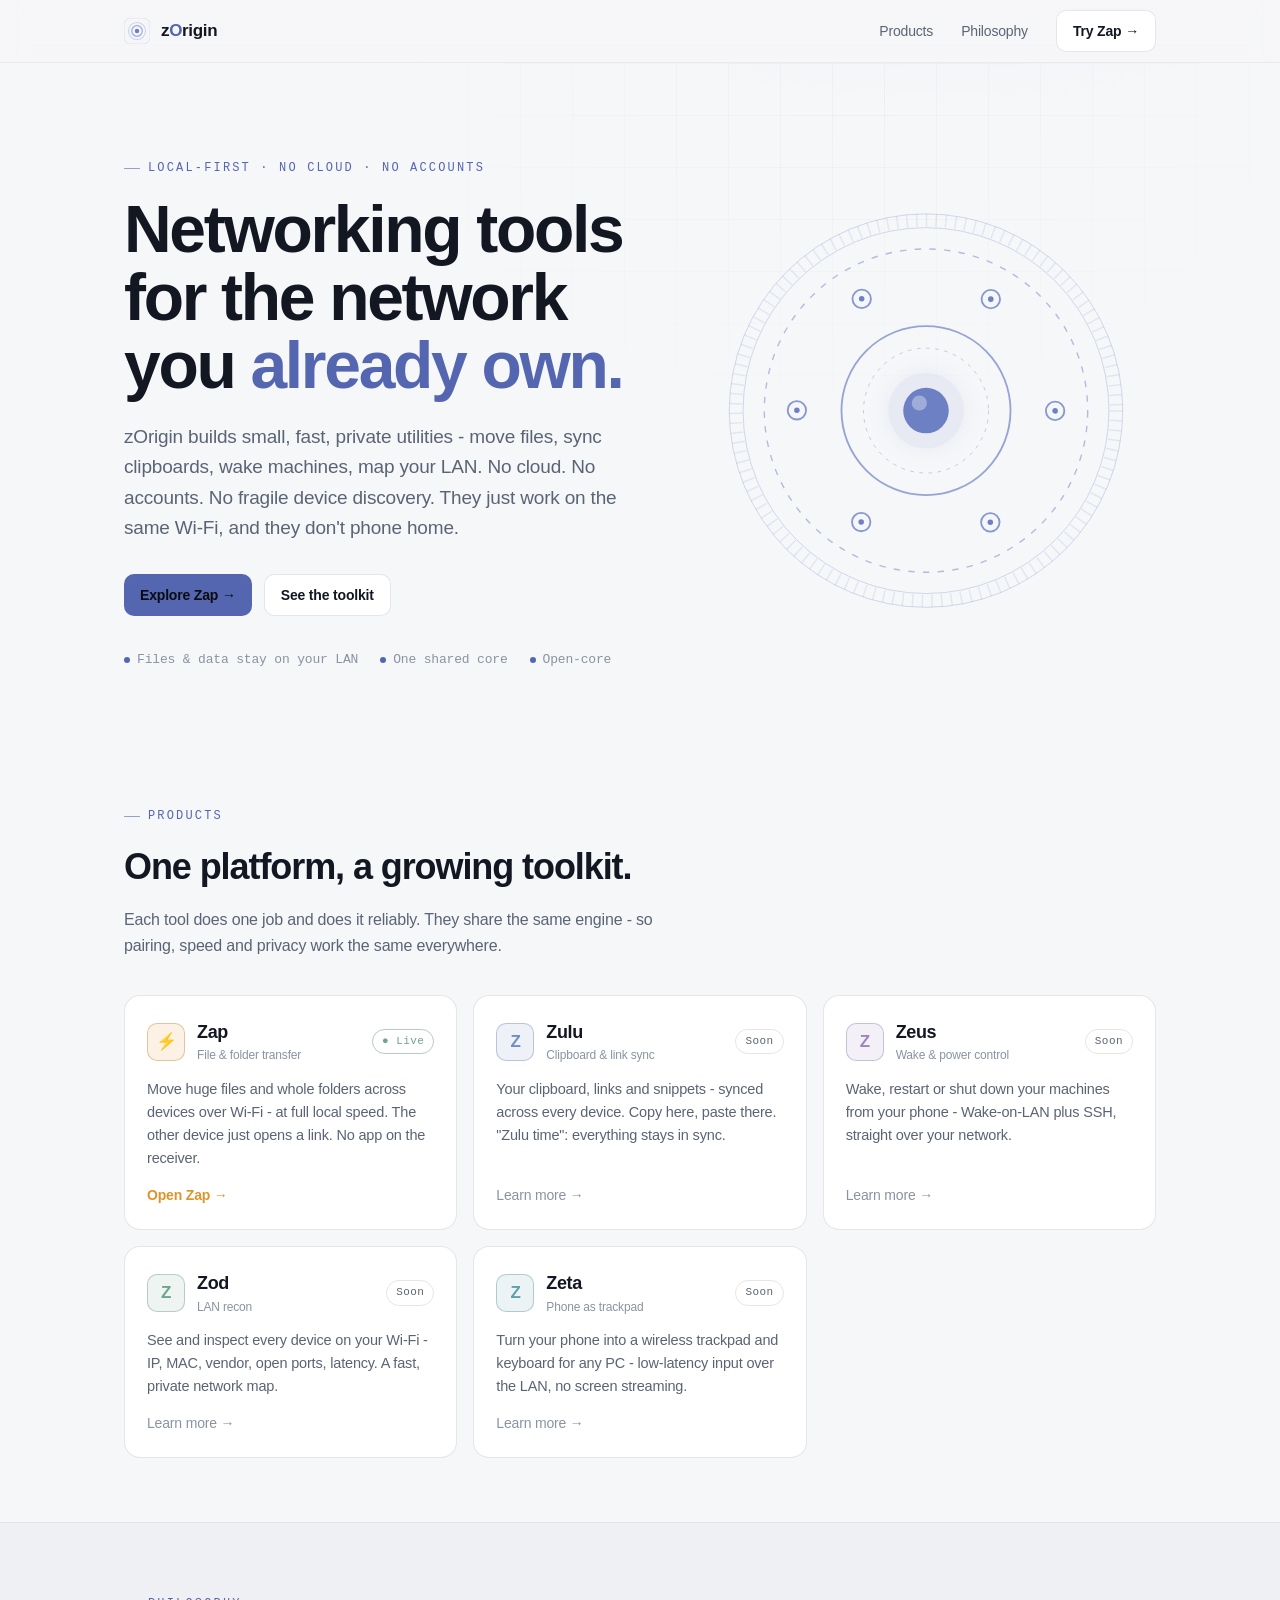
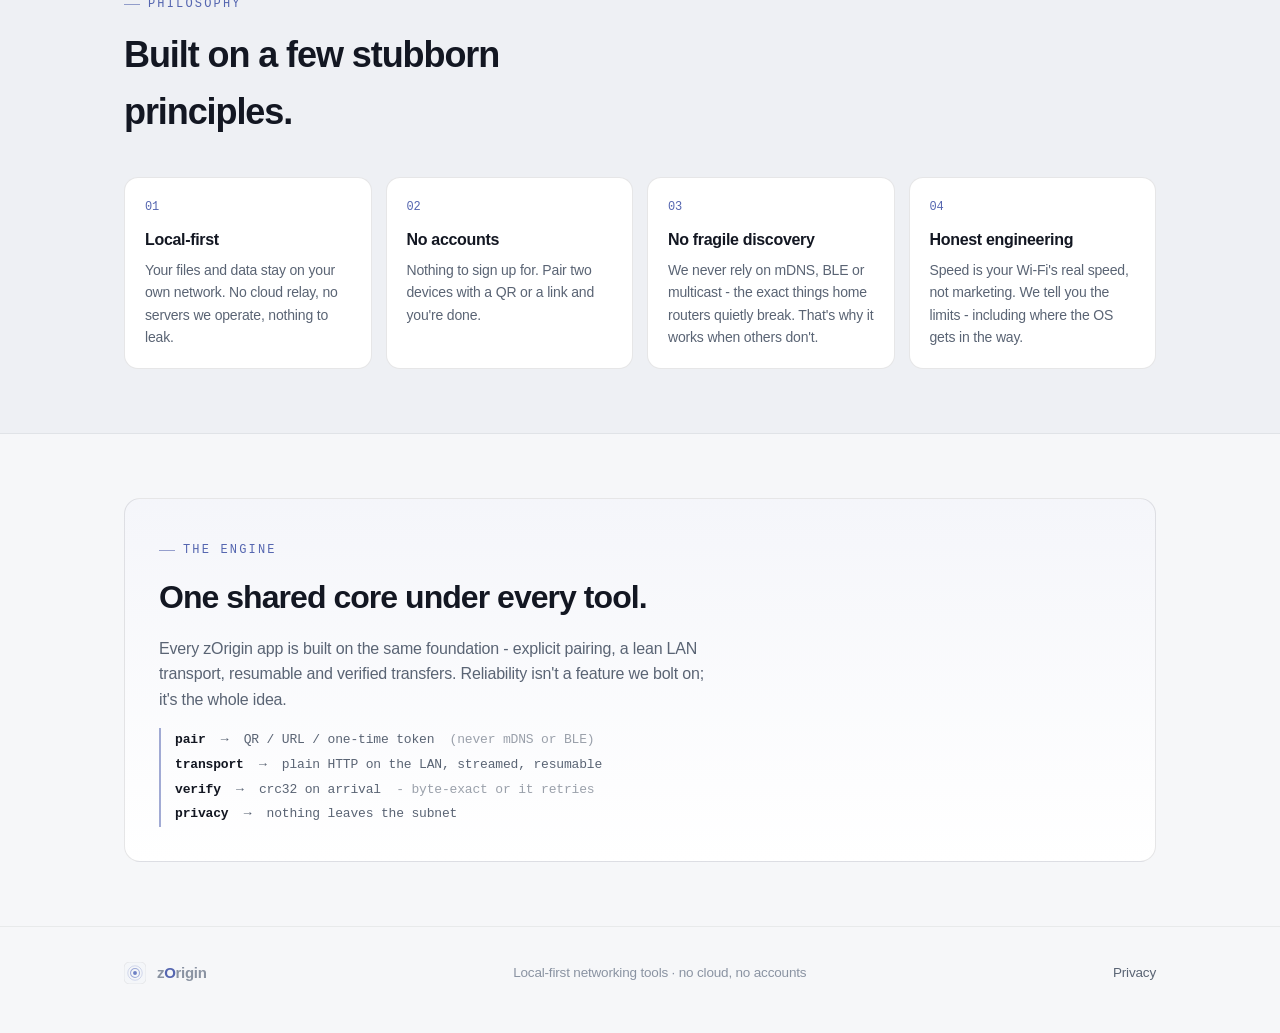
<file: site/index.html>
<!doctype html>
<html lang="en">
<head>
<meta charset="utf-8">
<meta name="viewport" content="width=device-width, initial-scale=1">
<title>zOrigin - local-first networking tools</title>
<meta name="description" content="zOrigin builds small, fast, private networking utilities - file transfer, clipboard sync, wake-on-LAN, LAN recon. No cloud, no accounts, no fragile discovery. They just work on the same Wi-Fi.">
<link rel="icon" type="image/svg+xml" href="favicon.svg">
<link rel="apple-touch-icon" href="apple-touch-icon.png">
<meta name="theme-color" content="#0a0c11">
<script>if(!matchMedia('(prefers-reduced-motion:reduce)').matches)document.documentElement.classList.add('anim');</script>
<style>
  :root {
    --bg:#0a0c11; --bg2:#0e1118; --panel:#12151d; --panel2:#171b25;
    --line:rgba(255,255,255,.09); --line-2:rgba(255,255,255,.055);
    --text:#e9ebf0; --muted:#8b93a1; --dim:#5c6472;
    --accent:#6d80c4; --accent-2:#6d80c4;
    --amber:#e0932a; --z-zulu:#6f8fc4; --z-zeus:#9d86bf; --z-zod:#6ea589; --z-zeta:#5f9fac;
    --radius:16px;
  }
  @media (prefers-color-scheme: light) {
    :root {
      --bg:#f6f7f9; --bg2:#eef0f4; --panel:#ffffff; --panel2:#f4f6f9;
      --line:rgba(12,16,24,.10); --line-2:rgba(12,16,24,.06);
      --text:#131722; --muted:#5a6474; --dim:#8a93a2;
      --accent:#5566b0; --accent-2:#5566b0;
    }
  }
  * { box-sizing:border-box; margin:0; padding:0; }
  html { scroll-behavior:smooth; }
  body {
    background:var(--bg); color:var(--text);
    font:16px/1.6 -apple-system,BlinkMacSystemFont,"Segoe UI",Inter,Roboto,Helvetica,Arial,sans-serif;
    -webkit-font-smoothing:antialiased; letter-spacing:-0.011em;
  }
  .mono { font-family:ui-monospace,"SF Mono",SFMono-Regular,Menlo,Consolas,monospace; }
  .wrap { max-width:1080px; margin:0 auto; padding:0 24px; }
  a { color:inherit; text-decoration:none; }
  .eyebrow {
    font-family:ui-monospace,"SF Mono",Menlo,monospace; font-size:12px; letter-spacing:.18em;
    text-transform:uppercase; color:var(--accent); display:inline-flex; gap:8px; align-items:center;
  }
  .eyebrow::before { content:""; width:16px; height:1px; background:var(--accent); opacity:.6; }

  /* ---- Nav ---- */
  nav {
    position:sticky; top:0; z-index:20; backdrop-filter:blur(12px);
    background:color-mix(in srgb, var(--bg) 78%, transparent);
    border-bottom:1px solid var(--line-2);
  }
  .nav-in { display:flex; align-items:center; justify-content:space-between; height:62px; }
  .brand { display:flex; align-items:center; gap:11px; font-weight:600; font-size:17px; letter-spacing:-0.02em; }
  .brand .mk { width:26px; height:26px; flex:none; }
  .brand b { font-weight:700; color:var(--accent); }
  .nav-links { display:flex; align-items:center; gap:28px; font-size:14px; color:var(--muted); }
  .nav-links a:hover { color:var(--text); }
  .btn {
    display:inline-flex; align-items:center; gap:8px; font-size:14px; font-weight:560;
    padding:9px 16px; border-radius:10px; border:1px solid var(--line);
    background:var(--panel); color:var(--text); transition:.15s;
  }
  .btn:hover { border-color:color-mix(in srgb, var(--accent) 55%, var(--line)); transform:translateY(-1px); }
  .btn-primary { background:var(--accent); border:none; color:#0a0c11; font-weight:640; }
  @media (max-width:640px){ .nav-links .hide-sm{ display:none; } }

  /* ---- Hero ---- */
  .hero { position:relative; padding:88px 0 64px; overflow:hidden; }
  .hero::before {
    content:""; position:absolute; inset:-40% 0 auto 0; height:600px; z-index:-1;
    background:radial-gradient(760px 440px at 74% 0%, color-mix(in srgb, var(--accent) 8%, transparent), transparent 72%);
  }
  .hero::after {
    content:""; position:absolute; inset:0; z-index:-1; opacity:.5;
    background-image:linear-gradient(var(--line-2) 1px, transparent 1px), linear-gradient(90deg, var(--line-2) 1px, transparent 1px);
    background-size:52px 52px;
    -webkit-mask-image:radial-gradient(760px 520px at 66% 6%, #000 0%, transparent 72%);
            mask-image:radial-gradient(760px 520px at 66% 6%, #000 0%, transparent 72%);
  }
  .hero-grid { display:grid; grid-template-columns:1fr minmax(360px,460px); gap:44px; align-items:center; }
  h1 { font-size:clamp(38px,6.4vw,66px); line-height:1.03; letter-spacing:-0.035em; font-weight:680; max-width:15ch; margin:18px 0 0; }
  h1 .grad { color:var(--accent); }
  .lede { color:var(--muted); font-size:clamp(16px,2.1vw,19px); max-width:56ch; margin:22px 0 0; }
  .cta { display:flex; flex-wrap:wrap; gap:12px; margin-top:30px; }
  .meta-row { display:flex; flex-wrap:wrap; gap:8px 22px; margin-top:34px; color:var(--dim); font-size:13px; }
  .meta-row span { display:inline-flex; align-items:center; gap:7px; }
  .dot { width:6px; height:6px; border-radius:50%; background:var(--accent); }

  /* ---- Hero assembly (animated) ---- */
  .hero-visual { display:flex; justify-content:center; }
  #assembly { width:100%; max-width:480px; height:auto; overflow:visible; transform-origin:center; }
  #assembly g { transform-box:fill-box; transform-origin:center; }
  @media (max-width:900px){
    .hero { padding:64px 0 48px; }
    .hero-grid { grid-template-columns:1fr; gap:26px; }
    #assembly { max-width:340px; }
  }

  /* ---- Section head ---- */
  section { padding:64px 0; }
  .sec-head { max-width:60ch; margin-bottom:36px; }
  .sec-head h2 { font-size:clamp(26px,3.6vw,36px); letter-spacing:-0.03em; font-weight:660; margin:12px 0 0; }
  .sec-head p { color:var(--muted); margin-top:12px; }

  /* ---- Products ---- */
  .grid { display:grid; grid-template-columns:repeat(auto-fit,minmax(280px,1fr)); gap:16px; }
  .card {
    position:relative; border:1px solid var(--line); background:var(--panel); border-radius:var(--radius);
    padding:22px; display:flex; flex-direction:column; gap:12px; transition:.18s; overflow:hidden;
  }
  .card::before { content:""; position:absolute; inset:0 0 auto 0; height:2px; background:var(--c,var(--accent)); opacity:.0; transition:.18s; }
  .card:hover { border-color:color-mix(in srgb, var(--c,var(--accent)) 45%, var(--line)); transform:translateY(-3px); }
  .card:hover::before { opacity:.9; }
  .card.soon { opacity:.9; }
  .card-top { display:flex; align-items:center; gap:12px; }
  .mk-sq {
    width:38px; height:38px; border-radius:10px; flex:none; display:grid; place-items:center;
    font-weight:700; font-size:17px; letter-spacing:-0.03em; color:var(--c,var(--accent));
    background:color-mix(in srgb, var(--c,var(--accent)) 12%, var(--panel));
    border:1px solid color-mix(in srgb, var(--c,var(--accent)) 30%, var(--line));
  }
  .card h3 { font-size:18px; letter-spacing:-0.02em; font-weight:640; }
  .card .role { font-size:12px; color:var(--dim); }
  .card p { color:var(--muted); font-size:14.5px; flex:1; }
  .pill {
    font-family:ui-monospace,Menlo,monospace; font-size:11px; letter-spacing:.04em; padding:3px 9px; border-radius:999px;
    border:1px solid var(--line); color:var(--muted); white-space:nowrap;
  }
  .pill.live { color:var(--z-zod); border-color:color-mix(in srgb, var(--z-zod) 40%, var(--line)); }
  .pill.live::before { content:"● "; }
  .card-foot { display:flex; align-items:center; justify-content:space-between; margin-top:2px; }
  .card-link { font-size:14px; font-weight:560; color:var(--c,var(--accent)); display:inline-flex; gap:6px; align-items:center; }
  .card.soon .card-link { color:var(--dim); font-weight:500; }

  /* ---- Philosophy ---- */
  .band { background:var(--bg2); border-top:1px solid var(--line-2); border-bottom:1px solid var(--line-2); }
  .principles { display:grid; grid-template-columns:repeat(auto-fit,minmax(230px,1fr)); gap:14px; }
  .principle { border:1px solid var(--line); background:var(--panel); border-radius:14px; padding:20px; }
  .principle .n { font-family:ui-monospace,Menlo,monospace; font-size:12px; color:var(--accent); }
  .principle h4 { font-size:16px; margin:10px 0 6px; letter-spacing:-0.02em; }
  .principle p { color:var(--muted); font-size:14px; }

  /* ---- Engine ---- */
  .engine { border:1px solid var(--line); background:
      linear-gradient(180deg, color-mix(in srgb,var(--accent) 6%, var(--panel)), var(--panel));
      border-radius:var(--radius); padding:34px; }
  .engine .code { font-family:ui-monospace,Menlo,monospace; font-size:13px; color:var(--muted); margin-top:16px;
      border-left:2px solid color-mix(in srgb,var(--accent) 55%, transparent); padding-left:14px; line-height:1.9; }
  .engine .code b { color:var(--text); font-weight:600; }

  /* ---- Footer ---- */
  footer { border-top:1px solid var(--line-2); padding:34px 0 48px; color:var(--dim); font-size:13.5px; }
  .foot { display:flex; flex-wrap:wrap; align-items:center; justify-content:space-between; gap:14px; }
  .foot a { color:var(--muted); } .foot a:hover { color:var(--text); }

  /* ---- Entrance reveals (CSS transitions; only when JS + motion allowed) ---- */
  html.anim .anim-in,
  html.anim .reveal,
  html.anim .reveal[data-stagger] .r-child {
    opacity:0; transform:translateY(20px);
    transition:opacity .7s cubic-bezier(.2,.7,.2,1), transform .7s cubic-bezier(.2,.7,.2,1);
  }
  html.anim .anim-in.shown,
  html.anim .reveal.shown,
  html.anim .reveal[data-stagger] .r-child.shown { opacity:1; transform:none; }
  html.anim .reveal[data-stagger] { opacity:1; transform:none; } /* container shown; children stagger */
  html.anim #assembly { opacity:0; }
  @media (prefers-reduced-motion:reduce){
    html.anim .anim-in, html.anim .reveal, html.anim .reveal .r-child { opacity:1; transform:none; transition:none; }
  }
</style>
</head>
<body>

<nav>
  <div class="wrap nav-in">
    <a class="brand" href="/">
      <svg class="mk" viewBox="0 0 32 32"><defs><linearGradient id="b" x1="0" y1="0" x2="1" y2="1"><stop offset="0" stop-color="#6d80c4"/><stop offset="1" stop-color="#6d80c4"/></linearGradient></defs><rect width="32" height="32" rx="8" fill="var(--panel2)" stroke="var(--line)"/><circle cx="16" cy="16" r="10.5" fill="none" stroke="url(#b)" stroke-width="1.3" opacity=".3"/><circle cx="16" cy="16" r="6.5" fill="none" stroke="url(#b)" stroke-width="1.5" opacity=".65"/><circle cx="16" cy="16" r="2.8" fill="url(#b)"/></svg>
      <span>z<b>O</b>rigin</span>
    </a>
    <div class="nav-links">
      <a class="hide-sm" href="#products">Products</a>
      <a class="hide-sm" href="#philosophy">Philosophy</a>
      <a class="btn" href="/zap/">Try Zap →</a>
    </div>
  </div>
</nav>

<header class="hero">
  <div class="wrap hero-grid">
    <div class="hero-copy">
      <span class="eyebrow anim-in">Local-first · No cloud · No accounts</span>
      <h1 class="anim-in">Networking tools for the network you <span class="grad">already own.</span></h1>
      <p class="lede anim-in">zOrigin builds small, fast, private utilities - move files, sync clipboards,
        wake machines, map your LAN. No cloud. No accounts. No fragile device discovery. They just work
        on the same Wi-Fi, and they don't phone home.</p>
      <div class="cta anim-in">
        <a class="btn btn-primary" href="/zap/">Explore Zap →</a>
        <a class="btn" href="#products">See the toolkit</a>
      </div>
      <div class="meta-row mono anim-in">
        <span><i class="dot"></i> Files & data stay on your LAN</span>
        <span><i class="dot"></i> One shared core</span>
        <span><i class="dot"></i> Open-core</span>
      </div>
    </div>

    <div class="hero-visual">
      <svg id="assembly" viewBox="0 0 500 560" fill="none" aria-hidden="true">
        <defs>
          <linearGradient id="g" x1="0" y1="0" x2="1" y2="1">
            <stop offset="0" stop-color="#6d80c4"/><stop offset="1" stop-color="#6d80c4"/>
          </linearGradient>
          <filter id="glow" x="-70%" y="-70%" width="240%" height="240%">
            <feGaussianBlur stdDeviation="13" result="b"/><feMerge><feMergeNode in="b"/><feMergeNode in="SourceGraphic"/></feMerge>
          </filter>
        </defs>

        <g id="a-cross" stroke="url(#g)" stroke-width="1" opacity=".22">
          <line x1="36" y1="280" x2="464" y2="280"/>
          <line x1="250" y1="66" x2="250" y2="494"/>
        </g>

        <g id="a-bezel">
          <circle cx="250" cy="280" r="207" stroke="url(#g)" stroke-width="14" opacity=".14" stroke-dasharray="1.6 9"/>
          <circle cx="250" cy="280" r="214" stroke="url(#g)" stroke-width="1" opacity=".3"/>
          <circle cx="250" cy="280" r="199" stroke="url(#g)" stroke-width="1" opacity=".3"/>
        </g>

        <g id="a-dash">
          <circle cx="250" cy="280" r="176" stroke="url(#g)" stroke-width="1.5" opacity=".5" stroke-dasharray="7 9"/>
        </g>

        <g id="a-aperture" stroke="url(#g)">
          <g stroke-width="2" opacity=".8">
            <circle cx="390" cy="280" r="10" fill="var(--bg)"/>
            <circle cx="320" cy="401" r="10" fill="var(--bg)"/>
            <circle cx="180" cy="401" r="10" fill="var(--bg)"/>
            <circle cx="110" cy="280" r="10" fill="var(--bg)"/>
            <circle cx="180" cy="159" r="10" fill="var(--bg)"/>
            <circle cx="320" cy="159" r="10" fill="var(--bg)"/>
          </g>
          <g fill="url(#g)" stroke="none">
            <circle cx="390" cy="280" r="3"/><circle cx="320" cy="401" r="3"/><circle cx="180" cy="401" r="3"/>
            <circle cx="110" cy="280" r="3"/><circle cx="180" cy="159" r="3"/><circle cx="320" cy="159" r="3"/>
          </g>
        </g>

        <g id="a-ring">
          <circle cx="250" cy="280" r="92" stroke="url(#g)" stroke-width="2" opacity=".7"/>
          <circle cx="250" cy="280" r="68" stroke="url(#g)" stroke-width="1" opacity=".4" stroke-dasharray="4 6"/>
        </g>

        <g id="a-core">
          <circle cx="250" cy="280" r="40" fill="url(#g)" opacity=".10" filter="url(#glow)"/>
          <circle cx="250" cy="280" r="24" fill="url(#g)"/>
          <circle cx="243" cy="272" r="8" fill="#fff" opacity=".35"/>
        </g>
      </svg>
    </div>
  </div>
</header>

<section id="products">
  <div class="wrap">
    <div class="sec-head reveal">
      <span class="eyebrow">Products</span>
      <h2>One platform, a growing toolkit.</h2>
      <p>Each tool does one job and does it reliably. They share the same engine - so pairing,
        speed and privacy work the same everywhere.</p>
    </div>
    <div class="grid reveal" data-stagger>

      <a class="card r-child" href="/zap/" style="--c:var(--amber)">
        <div class="card-top">
          <div class="mk-sq">⚡</div>
          <div><h3>Zap</h3><div class="role">File & folder transfer</div></div>
          <span class="pill live" style="margin-left:auto">Live</span>
        </div>
        <p>Move huge files and whole folders across devices over Wi-Fi - at full local speed.
          The other device just opens a link. No app on the receiver.</p>
        <div class="card-foot"><span class="card-link">Open Zap →</span></div>
      </a>

      <a class="card soon r-child" href="/zulu/" style="--c:var(--z-zulu)">
        <div class="card-top">
          <div class="mk-sq">Z</div>
          <div><h3>Zulu</h3><div class="role">Clipboard & link sync</div></div>
          <span class="pill" style="margin-left:auto">Soon</span>
        </div>
        <p>Your clipboard, links and snippets - synced across every device. Copy here, paste there.
          "Zulu time": everything stays in sync.</p>
        <div class="card-foot"><span class="card-link">Learn more →</span></div>
      </a>

      <a class="card soon r-child" href="/zeus/" style="--c:var(--z-zeus)">
        <div class="card-top">
          <div class="mk-sq">Z</div>
          <div><h3>Zeus</h3><div class="role">Wake & power control</div></div>
          <span class="pill" style="margin-left:auto">Soon</span>
        </div>
        <p>Wake, restart or shut down your machines from your phone - Wake-on-LAN plus SSH,
          straight over your network.</p>
        <div class="card-foot"><span class="card-link">Learn more →</span></div>
      </a>

      <a class="card soon r-child" href="/zod/" style="--c:var(--z-zod)">
        <div class="card-top">
          <div class="mk-sq">Z</div>
          <div><h3>Zod</h3><div class="role">LAN recon</div></div>
          <span class="pill" style="margin-left:auto">Soon</span>
        </div>
        <p>See and inspect every device on your Wi-Fi - IP, MAC, vendor, open ports, latency.
          A fast, private network map.</p>
        <div class="card-foot"><span class="card-link">Learn more →</span></div>
      </a>

      <a class="card soon r-child" href="/zeta/" style="--c:var(--z-zeta)">
        <div class="card-top">
          <div class="mk-sq">Z</div>
          <div><h3>Zeta</h3><div class="role">Phone as trackpad</div></div>
          <span class="pill" style="margin-left:auto">Soon</span>
        </div>
        <p>Turn your phone into a wireless trackpad and keyboard for any PC - low-latency input
          over the LAN, no screen streaming.</p>
        <div class="card-foot"><span class="card-link">Learn more →</span></div>
      </a>

    </div>
  </div>
</section>

<section class="band" id="philosophy">
  <div class="wrap">
    <div class="sec-head reveal">
      <span class="eyebrow">Philosophy</span>
      <h2>Built on a few stubborn principles.</h2>
    </div>
    <div class="principles reveal" data-stagger>
      <div class="principle r-child"><div class="n">01</div><h4>Local-first</h4><p>Your files and data stay on your own network. No cloud relay, no servers we operate, nothing to leak.</p></div>
      <div class="principle r-child"><div class="n">02</div><h4>No accounts</h4><p>Nothing to sign up for. Pair two devices with a QR or a link and you're done.</p></div>
      <div class="principle r-child"><div class="n">03</div><h4>No fragile discovery</h4><p>We never rely on mDNS, BLE or multicast - the exact things home routers quietly break. That's why it works when others don't.</p></div>
      <div class="principle r-child"><div class="n">04</div><h4>Honest engineering</h4><p>Speed is your Wi-Fi's real speed, not marketing. We tell you the limits - including where the OS gets in the way.</p></div>
    </div>
  </div>
</section>

<section>
  <div class="wrap">
    <div class="engine reveal">
      <span class="eyebrow">The engine</span>
      <h2 style="font-size:clamp(24px,3.2vw,32px);letter-spacing:-0.03em;margin-top:12px;">One shared core under every tool.</h2>
      <p style="color:var(--muted);max-width:62ch;margin-top:12px;">Every zOrigin app is built on the same foundation - explicit pairing, a lean LAN transport, resumable and verified transfers. Reliability isn't a feature we bolt on; it's the whole idea.</p>
      <div class="code">
        <b>pair</b> &nbsp;→&nbsp; QR / URL / one-time token &nbsp;<span style="opacity:.6">(never mDNS or BLE)</span><br>
        <b>transport</b> &nbsp;→&nbsp; plain HTTP on the LAN, streamed, resumable<br>
        <b>verify</b> &nbsp;→&nbsp; crc32 on arrival &nbsp;<span style="opacity:.6">- byte-exact or it retries</span><br>
        <b>privacy</b> &nbsp;→&nbsp; nothing leaves the subnet
      </div>
    </div>
  </div>
</section>

<footer>
  <div class="wrap foot">
    <span class="brand" style="font-size:15px">
      <svg class="mk" style="width:22px;height:22px" viewBox="0 0 32 32"><rect width="32" height="32" rx="8" fill="var(--panel2)" stroke="var(--line)"/><circle cx="16" cy="16" r="10.5" fill="none" stroke="#6d80c4" stroke-width="1.3" opacity=".3"/><circle cx="16" cy="16" r="6.5" fill="none" stroke="#6d80c4" stroke-width="1.5" opacity=".65"/><circle cx="16" cy="16" r="2.8" fill="#6d80c4"/></svg>
      <span>z<b style="color:var(--accent)">O</b>rigin</span>
    </span>
    <span>Local-first networking tools · no cloud, no accounts</span>
    <a href="/zap/privacy.html">Privacy</a>
  </div>
</footer>

<script src="anime.min.js"></script>
<script>
(function () {
  var root = document.documentElement;
  var reduce = matchMedia('(prefers-reduced-motion:reduce)').matches;
  if (reduce) { root.classList.remove('anim'); return; } // no motion -> CSS shows everything

  // --- Text + section reveals: pure CSS transitions (rAF-independent, robust) ---
  // Hero copy: staggered on load.
  document.querySelectorAll('.hero-copy .anim-in').forEach(function (el, i) {
    setTimeout(function () { el.classList.add('shown'); }, 120 + i * 95);
  });
  // Sections: reveal when scrolled into view.
  if ('IntersectionObserver' in window) {
    var io = new IntersectionObserver(function (entries) {
      entries.forEach(function (e) {
        if (!e.isIntersecting) return;
        var el = e.target; io.unobserve(el);
        if (el.hasAttribute('data-stagger')) {
          el.querySelectorAll('.r-child').forEach(function (k, i) {
            setTimeout(function () { k.classList.add('shown'); }, i * 80);
          });
        } else { el.classList.add('shown'); }
      });
    }, { threshold: 0.16, rootMargin: '0px 0px -8% 0px' });
    document.querySelectorAll('.reveal').forEach(function (el) { io.observe(el); });
  } else {
    document.querySelectorAll('.reveal, .r-child').forEach(function (el) { el.classList.add('shown'); });
  }

  // --- The animated origin assembly (anime.js showcase) ---
  var svg = document.querySelector('#assembly');
  if (typeof anime === 'undefined') { if (svg) svg.style.opacity = 1; return; } // anime missing -> show it static

  var PARTS = ['#a-bezel', '#a-dash', '#a-aperture', '#a-ring', '#a-cross', '#a-core'];

  // Intro: the parts fly in and assemble into the origin mark.
  var intro = anime.timeline({ easing: 'easeOutExpo' })
    .add({ targets: '#assembly', opacity: [0, 1], scale: [0.86, 1], duration: 900 }, 150)
    .add({ targets: '#a-bezel',    rotate: [-55, 0], scale: [0.6, 1], opacity: [0, 1], duration: 1200 }, 250)
    .add({ targets: '#a-dash',     rotate: [80, 0],  scale: [0.5, 1], opacity: [0, 1], duration: 1200 }, 320)
    .add({ targets: '#a-aperture', rotate: [45, 0],  scale: [1.9, 1], opacity: [0, 1], duration: 1100 }, 400)
    .add({ targets: '#a-ring',     scale: [0.4, 1],  opacity: [0, 1], duration: 1000 }, 460)
    .add({ targets: '#a-cross',    scale: [1.5, 1],  opacity: [0, 0.22], duration: 1000 }, 500)
    .add({ targets: '#a-core',     scale: [0, 1],    opacity: [0, 1], duration: 900, easing: 'easeOutBack' }, 560);

  // Scroll-driven explode / reassemble (the "camera" effect). Deterministic:
  // a 0 -> 1 -> 0 "burst" taken from sin(scroll progress), applied synchronously
  // via anime.set. Because rest (b=0) is always identity, scrolling back up always
  // reassembles cleanly - no dependence on captured keyframe start values.
  function explode(b) {
    // The whole assembly fades toward 0.2 as it expands on scroll (b: 0 -> 1).
    anime.set('#assembly',   { opacity: 1 - 0.8 * b });
    anime.set('#a-bezel',    { scale: 1 + 0.34 * b, rotate: 38 * b });
    anime.set('#a-dash',     { scale: 1 + 0.62 * b, rotate: -58 * b });
    anime.set('#a-aperture', { scale: 1 + 0.85 * b, rotate: 66 * b });
    anime.set('#a-ring',     { scale: 1 + 0.22 * b, rotate: -30 * b });
    anime.set('#a-cross',    { scale: 1 + 0.7 * b, opacity: 0.22 });
    anime.set('#a-core',     { scale: 1 - 0.16 * b });
  }

  function revealAssembly() {
    anime.set('#assembly', { scale: 1 });
    anime.set(PARTS, { opacity: 1, scale: 1, rotate: 0 });
    explode(0); // rest state: full opacity, identity transforms
  }

  var ready = false;
  function onScroll() {
    if (!ready) return;
    var span = window.innerHeight * 1.5; // gentle, gradual scrub
    var p = Math.min(1, Math.max(0, window.scrollY / span));
    explode(Math.sin(p * Math.PI)); // 0 at top, peak mid, back to 0 -> always reassembles
  }
  function activate() { if (!ready) { ready = true; onScroll(); } }
  intro.finished.then(activate);
  // Safety net: guarantee the hero visual is shown even if rAF is throttled.
  setTimeout(function () {
    if (parseFloat(getComputedStyle(svg).opacity) < 0.9) revealAssembly();
    activate();
  }, 2600);

  window.addEventListener('scroll', onScroll, { passive: true });
  window.addEventListener('resize', onScroll, { passive: true });
})();
</script>

</body>
</html>
</file>
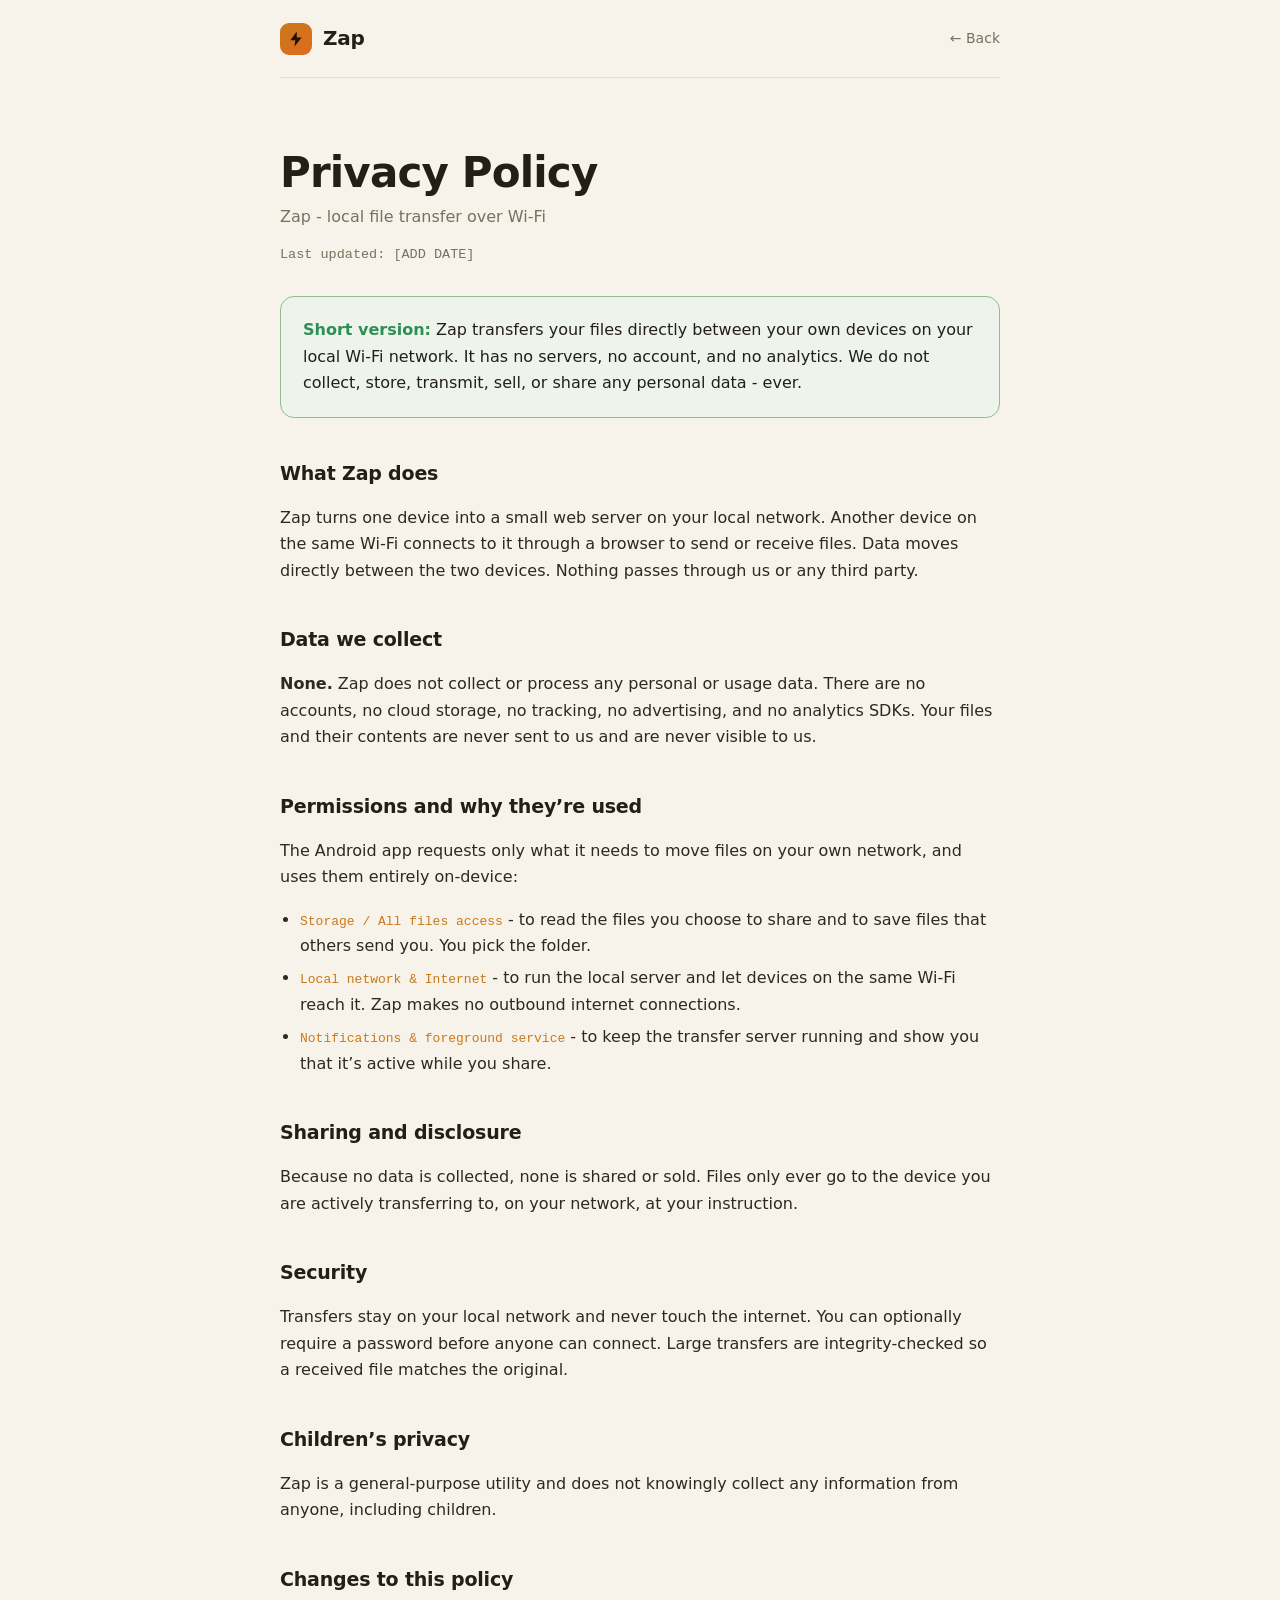
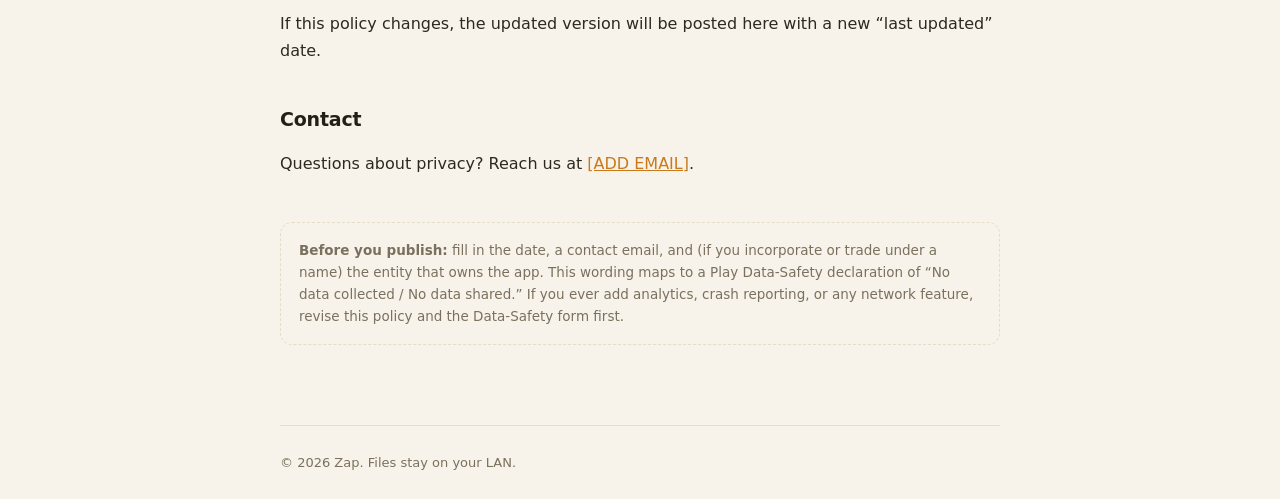
<file: site/privacy.html>
<!doctype html>
<html lang="en">
<head>
<meta charset="utf-8">
<meta name="viewport" content="width=device-width, initial-scale=1">
<title>Zap - Privacy Policy</title>
<link rel="icon" type="image/svg+xml" href="favicon.svg">
<meta name="description" content="Zap transfers files directly between your devices on your local Wi-Fi. It collects no personal data.">
<style>
  :root {
    --ground:#12100c; --ground-2:#1a1610; --card:#201b13; --line:#322a1e;
    --ink:#f5efe4; --muted:#a89f8d; --accent:#f5a623; --accent-2:#ff8c42; --ok:#45b374;
    color-scheme: dark;
  }
  @media (prefers-color-scheme: light) {
    :root { --ground:#f7f3ea; --ground-2:#f2ecdf; --card:#fffdf8; --line:#e6dcc9;
      --ink:#241f16; --muted:#7a705d; --accent:#c9791a; --accent-2:#e06a1f; --ok:#2e8f56; color-scheme: light; }
  }
  :root[data-theme="dark"] { --ground:#12100c; --ground-2:#1a1610; --card:#201b13; --line:#322a1e;
    --ink:#f5efe4; --muted:#a89f8d; --accent:#f5a623; --accent-2:#ff8c42; --ok:#45b374; color-scheme: dark; }
  :root[data-theme="light"] { --ground:#f7f3ea; --ground-2:#f2ecdf; --card:#fffdf8; --line:#e6dcc9;
    --ink:#241f16; --muted:#7a705d; --accent:#c9791a; --accent-2:#e06a1f; --ok:#2e8f56; color-scheme: light; }

  * { box-sizing: border-box; }
  body { margin: 0; background: var(--ground); color: var(--ink);
    font-family: ui-sans-serif, system-ui, -apple-system, "Segoe UI", Roboto, sans-serif; line-height: 1.65; }
  .wrap { width: min(720px, 92vw); margin-inline: auto; }
  a { color: var(--accent); }
  .bar { display: flex; align-items: center; justify-content: space-between; padding: 22px 0; border-bottom: 1px solid var(--line); }
  .brand { display: flex; align-items: center; gap: 11px; font-weight: 750; font-size: 20px; letter-spacing: -.01em; text-decoration: none; color: var(--ink); }
  .bolt { width: 32px; height: 32px; border-radius: 9px; display: grid; place-items: center;
    background: linear-gradient(150deg, var(--accent), var(--accent-2)); }
  .bolt svg { width: 18px; height: 18px; }
  .back { color: var(--muted); text-decoration: none; font-size: 14px; }
  .back:hover { color: var(--ink); }

  main { padding: clamp(40px, 7vw, 72px) 0 80px; }
  h1 { font-size: clamp(30px, 5vw, 42px); letter-spacing: -.02em; margin: 0 0 8px; line-height: 1.1; }
  .sub { color: var(--muted); margin: 0 0 6px; }
  .meta { color: var(--muted); font-size: 13.5px; font-family: ui-monospace, Menlo, monospace; }
  .callout { margin: 30px 0; padding: 20px 22px; border: 1px solid color-mix(in srgb, var(--ok) 45%, var(--line));
    border-radius: 14px; background: color-mix(in srgb, var(--ok) 8%, var(--card)); }
  .callout b { color: var(--ok); }
  h2 { font-size: 19px; margin: 40px 0 10px; letter-spacing: -.01em; }
  p, li { color: color-mix(in srgb, var(--ink) 88%, var(--muted)); }
  ul { padding-left: 20px; }
  li { margin: 6px 0; }
  .perm { font-family: ui-monospace, Menlo, monospace; font-size: 13px; color: var(--accent); }
  .note { margin-top: 44px; padding: 16px 18px; border: 1px dashed var(--line); border-radius: 12px;
    color: var(--muted); font-size: 13.5px; }
  footer { border-top: 1px solid var(--line); padding: 26px 0; color: var(--muted); font-size: 13px; }
  :focus-visible { outline: 2px solid var(--accent); outline-offset: 3px; }
</style>
</head>
<body>
<header class="wrap bar">
  <a class="brand" href="index.html">
    <span class="bolt"><svg viewBox="0 0 24 24" fill="#1a1204"><path d="M13 2 4.5 13.5H11l-1 8.5L19.5 10H13l0-8z"/></svg></span>
    Zap
  </a>
  <a class="back" href="index.html">← Back</a>
</header>

<main class="wrap">
  <h1>Privacy Policy</h1>
  <p class="sub">Zap - local file transfer over Wi-Fi</p>
  <p class="meta">Last updated: [ADD DATE]</p>

  <div class="callout">
    <b>Short version:</b> Zap transfers your files directly between your own devices on your
    local Wi-Fi network. It has no servers, no account, and no analytics. We do not collect,
    store, transmit, sell, or share any personal data - ever.
  </div>

  <h2>What Zap does</h2>
  <p>Zap turns one device into a small web server on your local network. Another device on the
    same Wi-Fi connects to it through a browser to send or receive files. Data moves directly
    between the two devices. Nothing passes through us or any third party.</p>

  <h2>Data we collect</h2>
  <p><b>None.</b> Zap does not collect or process any personal or usage data. There are no
    accounts, no cloud storage, no tracking, no advertising, and no analytics SDKs. Your files
    and their contents are never sent to us and are never visible to us.</p>

  <h2>Permissions and why they’re used</h2>
  <p>The Android app requests only what it needs to move files on your own network, and uses
    them entirely on-device:</p>
  <ul>
    <li><span class="perm">Storage / All files access</span> - to read the files you choose to
      share and to save files that others send you. You pick the folder.</li>
    <li><span class="perm">Local network &amp; Internet</span> - to run the local server and let
      devices on the same Wi-Fi reach it. Zap makes no outbound internet connections.</li>
    <li><span class="perm">Notifications &amp; foreground service</span> - to keep the transfer
      server running and show you that it’s active while you share.</li>
  </ul>

  <h2>Sharing and disclosure</h2>
  <p>Because no data is collected, none is shared or sold. Files only ever go to the device you
    are actively transferring to, on your network, at your instruction.</p>

  <h2>Security</h2>
  <p>Transfers stay on your local network and never touch the internet. You can optionally
    require a password before anyone can connect. Large transfers are integrity-checked so a
    received file matches the original.</p>

  <h2>Children’s privacy</h2>
  <p>Zap is a general-purpose utility and does not knowingly collect any information from anyone,
    including children.</p>

  <h2>Changes to this policy</h2>
  <p>If this policy changes, the updated version will be posted here with a new “last updated”
    date.</p>

  <h2>Contact</h2>
  <p>Questions about privacy? Reach us at <a href="mailto:[ADD EMAIL]">[ADD EMAIL]</a>.</p>

  <div class="note">
    <b>Before you publish:</b> fill in the date, a contact email, and (if you incorporate or
    trade under a name) the entity that owns the app. This wording maps to a Play Data-Safety
    declaration of “No data collected / No data shared.” If you ever add analytics, crash
    reporting, or any network feature, revise this policy and the Data-Safety form first.
  </div>
</main>

<footer class="wrap">© <span id="y"></span> Zap. Files stay on your LAN.</footer>
<script>
  document.getElementById("y").textContent = new Date().getFullYear();
  try { var t = localStorage.getItem("zap-theme"); if (t) document.documentElement.setAttribute("data-theme", t); } catch (e) {}
</script>
</body>
</html>
</file>
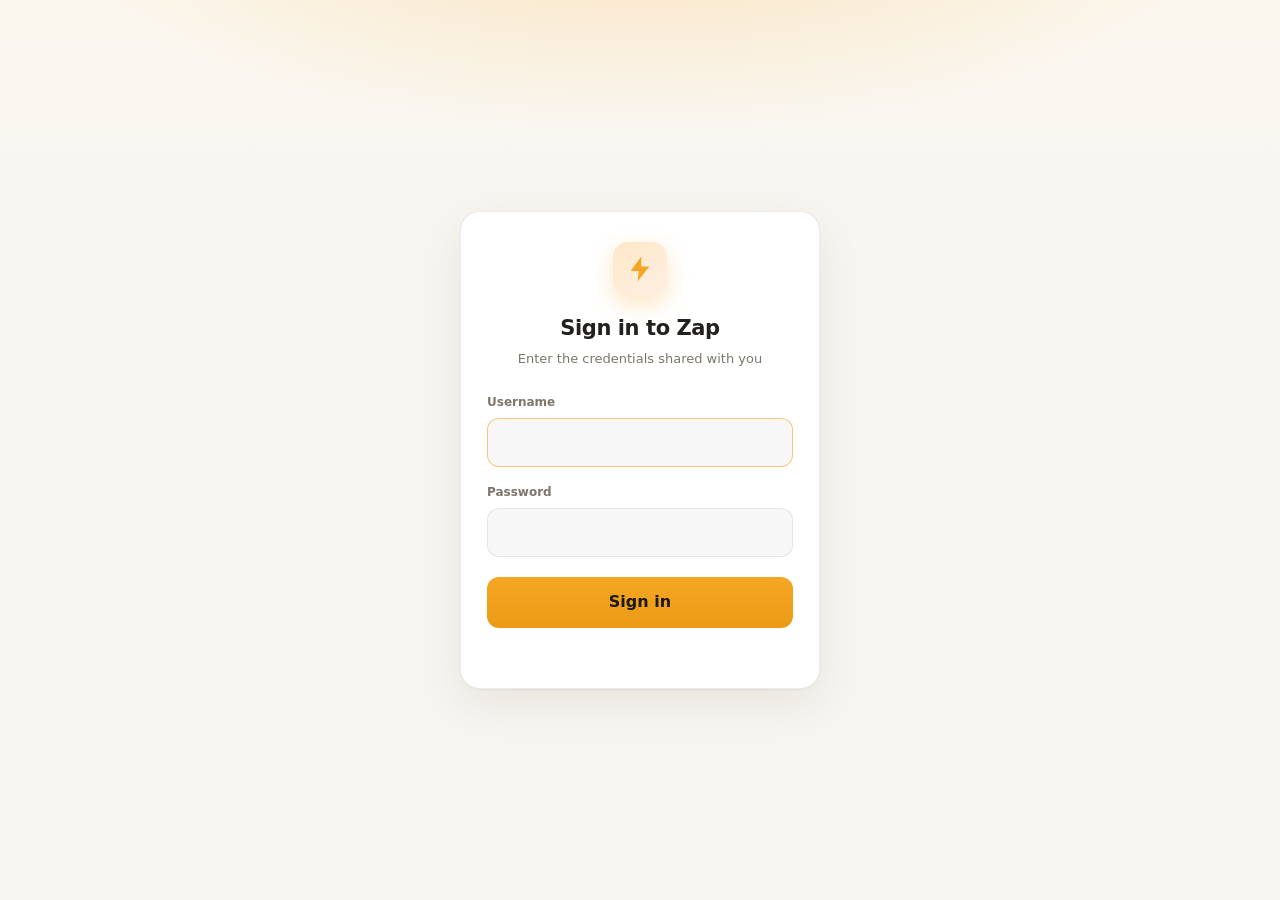
<file: networking/crates/znet-core/src/web/login.html>
<!doctype html>
<html lang="en">
<head>
<meta charset="utf-8">
<meta name="viewport" content="width=device-width, initial-scale=1, viewport-fit=cover">
<title>Zap - sign in</title>
<link rel="icon" href="data:image/svg+xml,%3Csvg xmlns='http://www.w3.org/2000/svg' viewBox='0 0 24 24'%3E%3Cpath fill='%23f5a623' d='M13 2L4.5 13.5H11l-1 8.5L19.5 10H13z'/%3E%3C/svg%3E">
<style>
  :root {
    color-scheme: light dark;
    --accent: #f5a623; --accent-2: #ff8c42;
    --bg: #f6f5f2; --bg-tint: #fbf7ef; --fg: #23211d; --muted-fg: #7c766c;
    --card: #ffffff; --line: rgba(0,0,0,0.08); --field: rgba(0,0,0,0.03);
    --shadow: 0 1px 2px rgba(0,0,0,0.04), 0 14px 40px rgba(120,90,20,0.10); --glow: rgba(245,166,35,0.28);
  }
  @media (prefers-color-scheme: dark) {
    :root {
      --bg: #0d0d0f; --bg-tint: #131218; --fg: #f1f1f3; --muted-fg: #8b8b93;
      --card: #16161a; --line: rgba(255,255,255,0.09); --field: rgba(255,255,255,0.05);
      --shadow: 0 20px 50px rgba(0,0,0,0.55); --glow: rgba(245,166,35,0.20);
    }
  }
  * { box-sizing: border-box; }
  body {
    font: 15px/1.55 -apple-system, BlinkMacSystemFont, "Segoe UI", system-ui, sans-serif;
    margin: 0; min-height: 100vh; color: var(--fg);
    display: grid; place-items: center; padding: 24px;
    background:
      radial-gradient(900px 360px at 50% -120px, var(--glow), transparent 70%),
      linear-gradient(var(--bg-tint), var(--bg) 300px);
    -webkit-font-smoothing: antialiased;
  }
  @keyframes rise { from { opacity: 0; transform: translateY(12px); } to { opacity: 1; transform: none; } }
  .card {
    width: 100%; max-width: 360px; background: var(--card);
    border: 1px solid var(--line); border-radius: 20px; box-shadow: var(--shadow);
    padding: 30px 26px; text-align: center; animation: rise .5s cubic-bezier(.2,.7,.2,1) both;
  }
  .logo {
    width: 54px; height: 54px; margin: 0 auto 16px; display: grid; place-items: center;
    background: linear-gradient(145deg, color-mix(in srgb, var(--accent) 26%, transparent), color-mix(in srgb, var(--accent-2) 14%, transparent));
    border-radius: 15px; box-shadow: 0 8px 22px var(--glow);
  }
  .logo svg { width: 30px; height: 30px; }
  h1 { margin: 0 0 4px; font-size: 21px; font-weight: 750; letter-spacing: -0.02em; }
  .sub { margin: 0 0 24px; font-size: 13px; color: var(--muted-fg); }
  form { text-align: left; }
  label { display: block; font-size: 12px; font-weight: 600; color: var(--muted-fg); margin: 0 0 6px; }
  input {
    width: 100%; font: inherit; font-size: 15px; padding: 12px 14px; margin-bottom: 16px;
    color: var(--fg); background: var(--field); border: 1px solid var(--line);
    border-radius: 12px; outline: none; transition: border-color .15s;
  }
  input:focus { border-color: color-mix(in srgb, var(--accent) 60%, transparent); }
  button {
    width: 100%; font: inherit; font-size: 16px; font-weight: 700; cursor: pointer;
    color: #1a1a1a; background: linear-gradient(180deg, var(--accent), #eb9a15);
    border: none; border-radius: 12px; padding: 13px; margin-top: 4px;
    transition: filter .15s, opacity .15s;
  }
  button:hover { filter: brightness(1.05); }
  button:disabled { opacity: .6; cursor: default; }
  .err {
    min-height: 18px; margin: 12px 2px 0; font-size: 13px; color: #e0554b; text-align: center;
  }
</style>
</head>
<body>
  <div class="card">
    <div class="logo"><svg viewBox="0 0 24 24"><path fill="var(--accent)" d="M13 2L4.5 13.5H11l-1 8.5L19.5 10H13z"/></svg></div>
    <h1>Sign in to Zap</h1>
    <p class="sub">Enter the credentials shared with you</p>
    <form id="f" autocomplete="off">
      <label for="u">Username</label>
      <input id="u" name="user" type="text" autocomplete="username" autofocus>
      <label for="p">Password</label>
      <input id="p" name="pass" type="password" autocomplete="current-password">
      <button id="btn" type="submit">Sign in</button>
      <div class="err" id="err"></div>
    </form>
  </div>
<script>
  const form = document.getElementById("f");
  const err = document.getElementById("err");
  const btn = document.getElementById("btn");
  form.addEventListener("submit", async (e) => {
    e.preventDefault();
    err.textContent = "";
    const body = new URLSearchParams();
    body.set("user", document.getElementById("u").value);
    body.set("pass", document.getElementById("p").value);
    btn.disabled = true; btn.textContent = "Signing in…";
    try {
      const res = await fetch("/login", { method: "POST", body });
      if (res.ok) { location.href = "/"; return; }
      err.textContent = "Incorrect username or password";
    } catch (_) {
      err.textContent = "Could not connect. Try again.";
    }
    btn.disabled = false; btn.textContent = "Sign in";
  });
</script>
</body>
</html>
</file>
